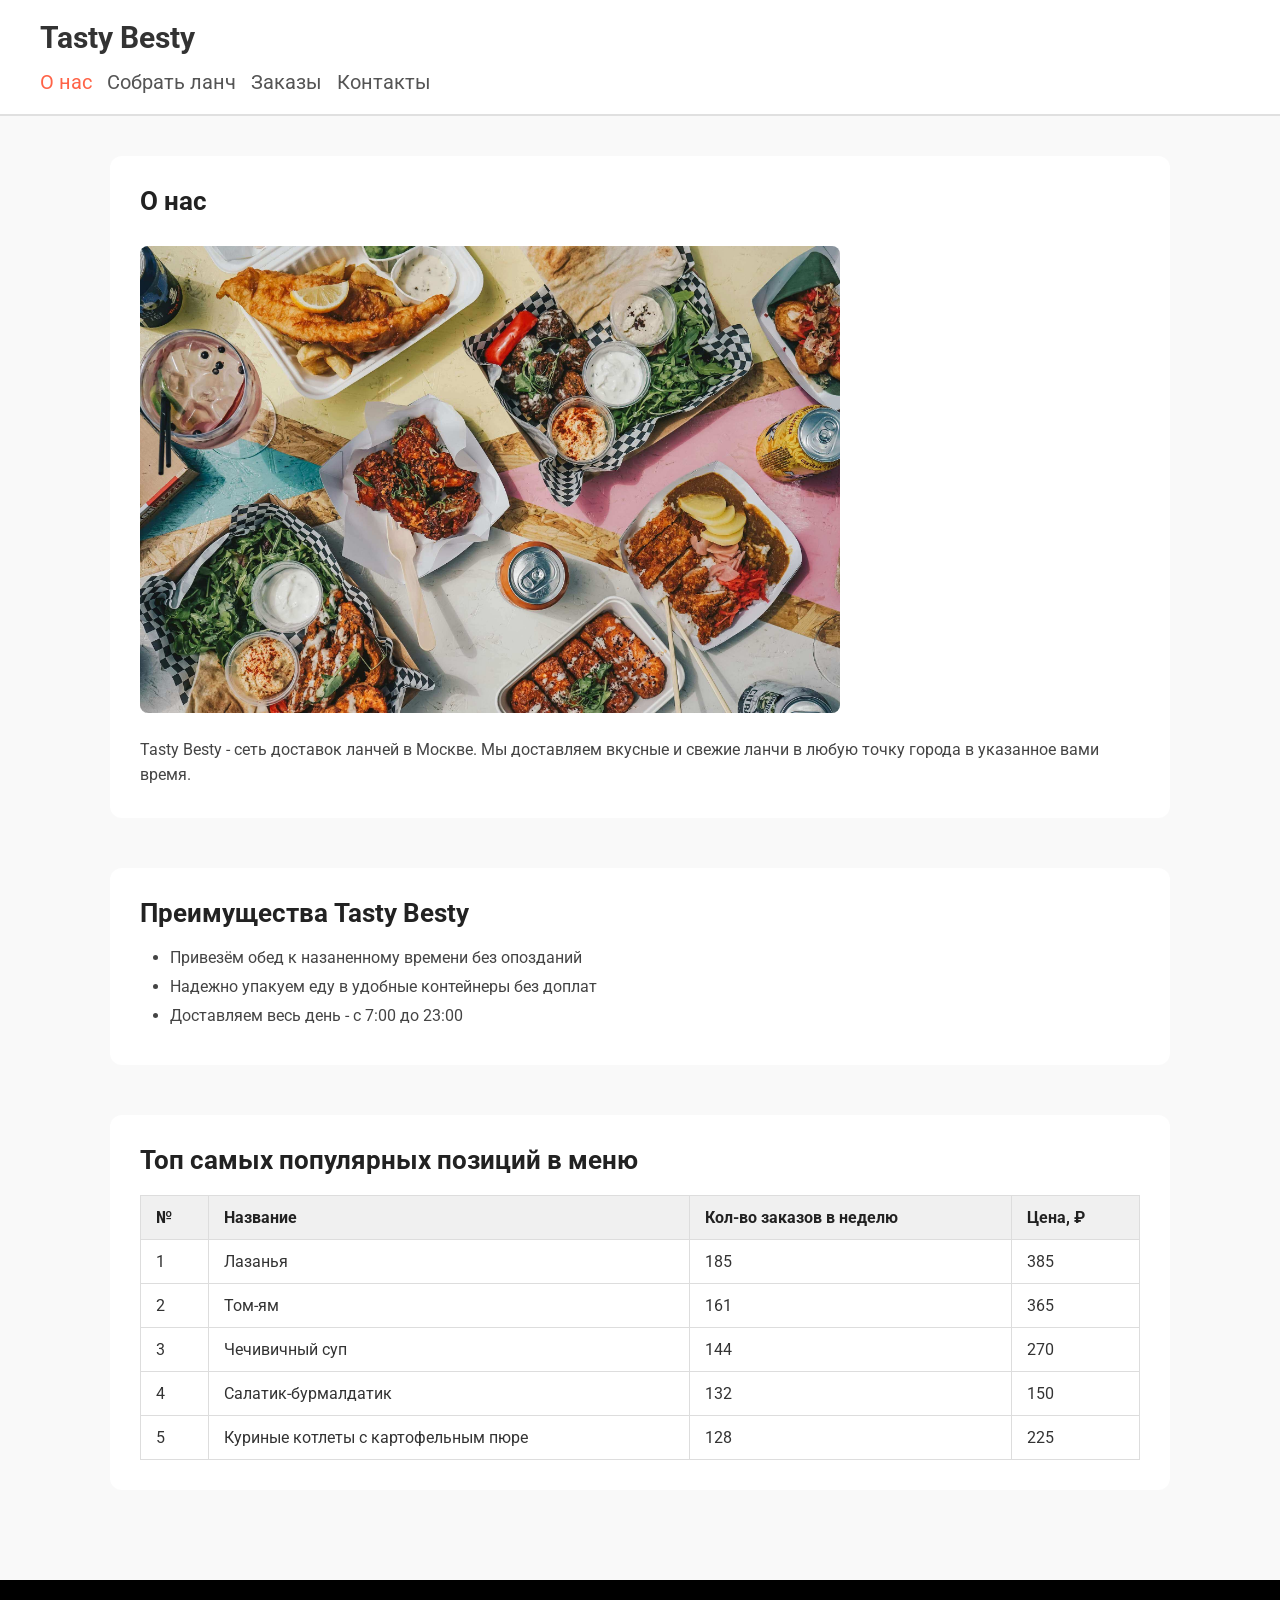
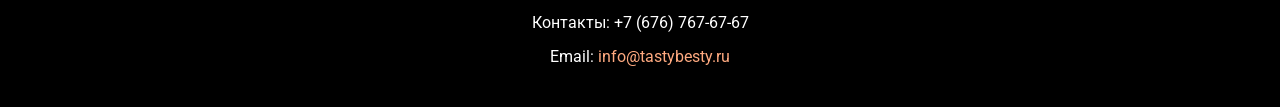
<file: index.html>
<!DOCTYPE html>
<html lang="en">
<head>
    <meta charset="UTF-8">
    <meta name="viewport" content="width=device-width, initial-scale=1.0">
    <title>Tasty Besty - Главная</title>
    <link rel="preconnect" href="https://fonts.googleapis.com">
    <link rel="preconnect" href="https://fonts.gstatic.com" crossorigin>
    <link href="https://fonts.googleapis.com/css2?family=Roboto:ital,wght@0,100..900;1,100..900&display=swap" rel="stylesheet">
    <link rel="stylesheet" href="style.css">
</head>
<body>

    <header>

        <div class = "header-top">
        <h1><a href = "index.html"> Tasty Besty</a></h1>
        </div>

        <div class="header-bottom">
            <nav>
                <a href = "index.html" id = "active">О нас</a>
                <a href = "lunch.html">Собрать ланч</a>
                <a href = "#">Заказы</a>
                <a href = "#footer">Контакты</a>
            </nav>
        </div>

    </header>

    <main>

        <section>
            <h2>О нас</h2>
            <img src = "images/lunch.jpg" alt="Вкуснейший ланч">
            <p>Tasty Besty - сеть доставок ланчей в Москве. 
            Мы доставляем вкусные и свежие ланчи в любую 
            точку города в указанное вами время.
            </p>
        </section>

        <section>
            <h2>Преимущества Tasty Besty</h2>
            <ul>
                <li>Привезём обед к назаненному времени без опозданий</li>
                <li>Надежно упакуем еду в удобные контейнеры без доплат</li>
                <li>Доставляем весь день - с 7:00 до 23:00</li>
            </ul>
        </section>

        <section>
            <h2> Топ самых популярных позиций в меню</h2>
            <table>
                <tr>
                    <th>№</th>
                    <th>Название</th>
                    <th>Кол-во заказов в неделю</th>
                    <th>Цена, ₽</th>
                </tr>

                <tr>
                    <td>1</td>
                    <td>Лазанья</td>
                    <td>185</td>
                    <td>385</td>
                </tr>

                <tr>
                    <td>2</td>
                    <td>Том-ям</td>
                    <td>161</td>
                    <td>365</td>
                </tr>

                <tr>
                    <td>3</td>
                    <td>Чечивичный суп</td>
                    <td>144</td>
                    <td>270</td>
                </tr>

                <tr>
                    <td>4</td>
                    <td>Салатик-бурмалдатик</td>
                    <td>132</td>
                    <td>150</td>
                </tr>

                <tr>
                    <td>5</td>
                    <td>Куриные котлеты с картофельным пюре</td>
                    <td>128</td>
                    <td>225</td>
                </tr>
            </table>
        </section>

    </main>

    <footer id = "footer">
        <p>Контакты: +7 (676) 767-67-67</p>
        <p>Email: <a href="mailto:info@tastybesty.ru">info@tastybesty.ru</a></p>
    </footer>

</body>
</html>
</file>
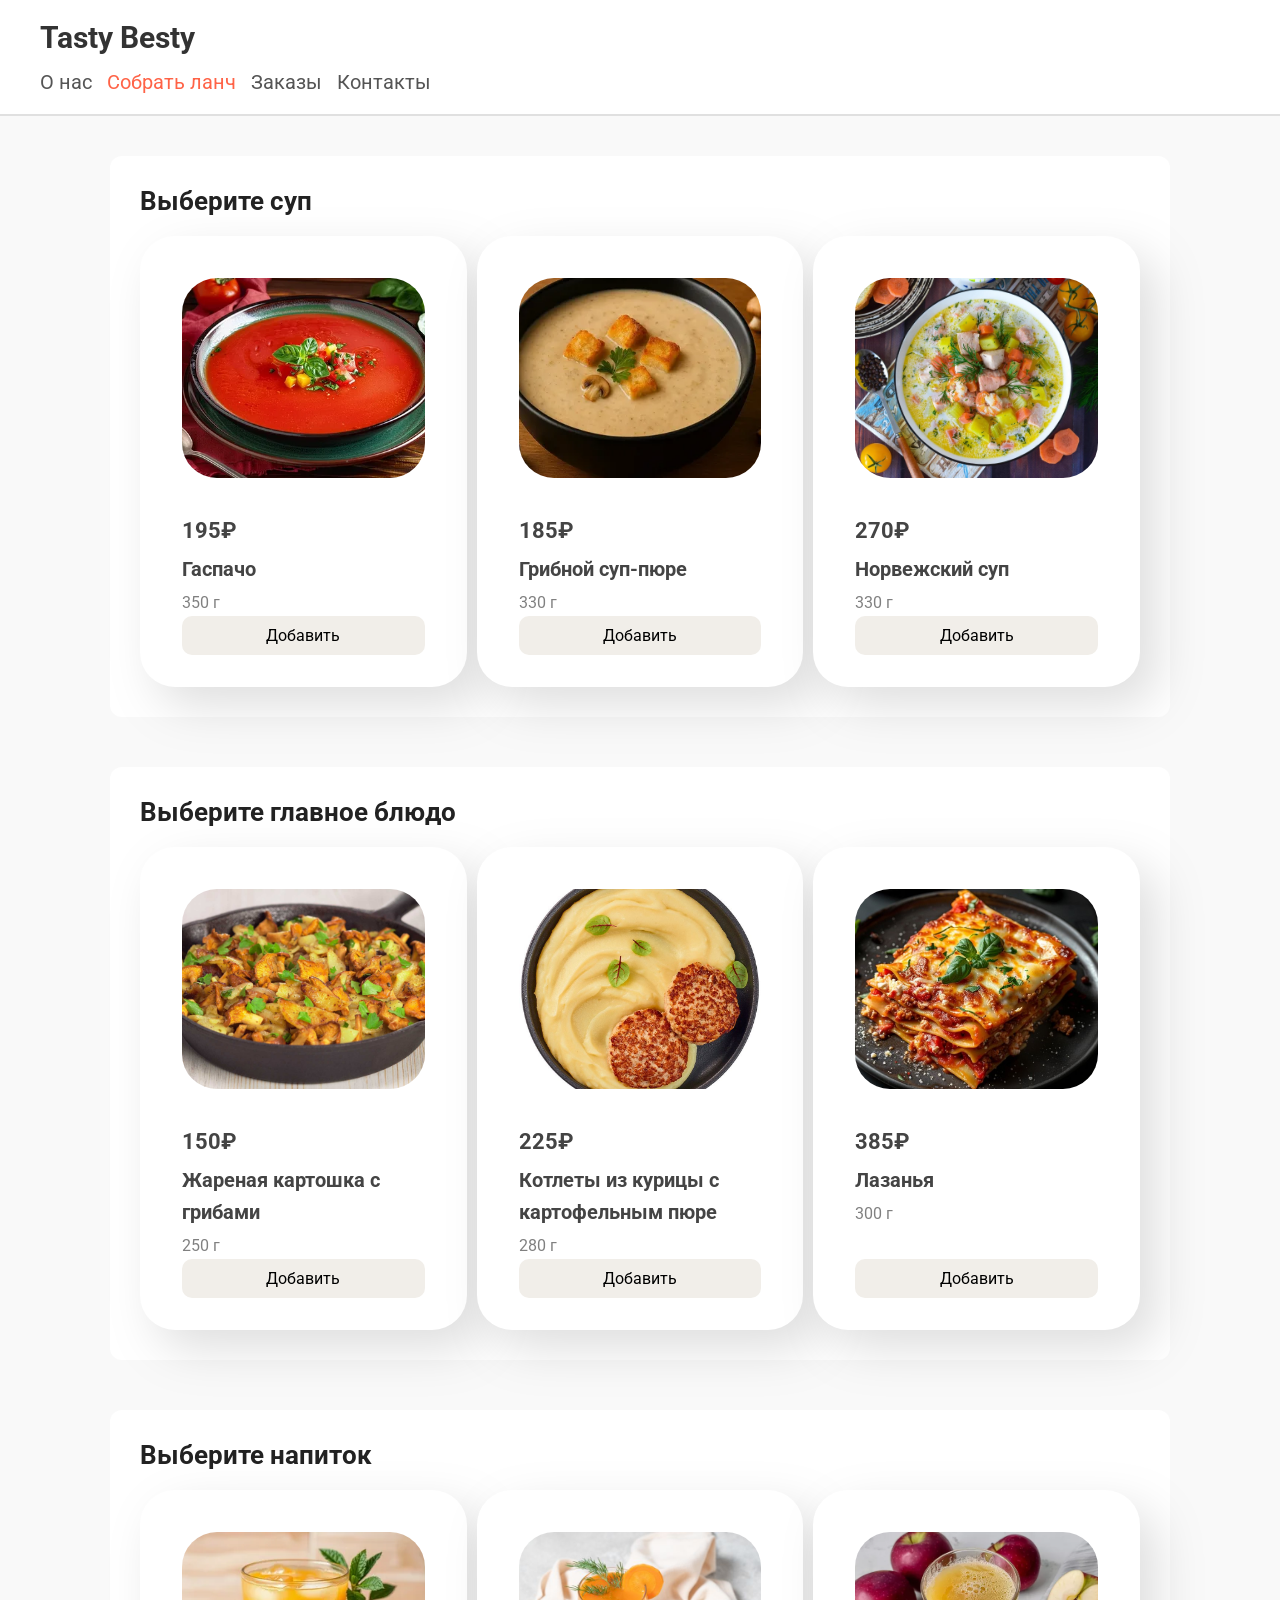
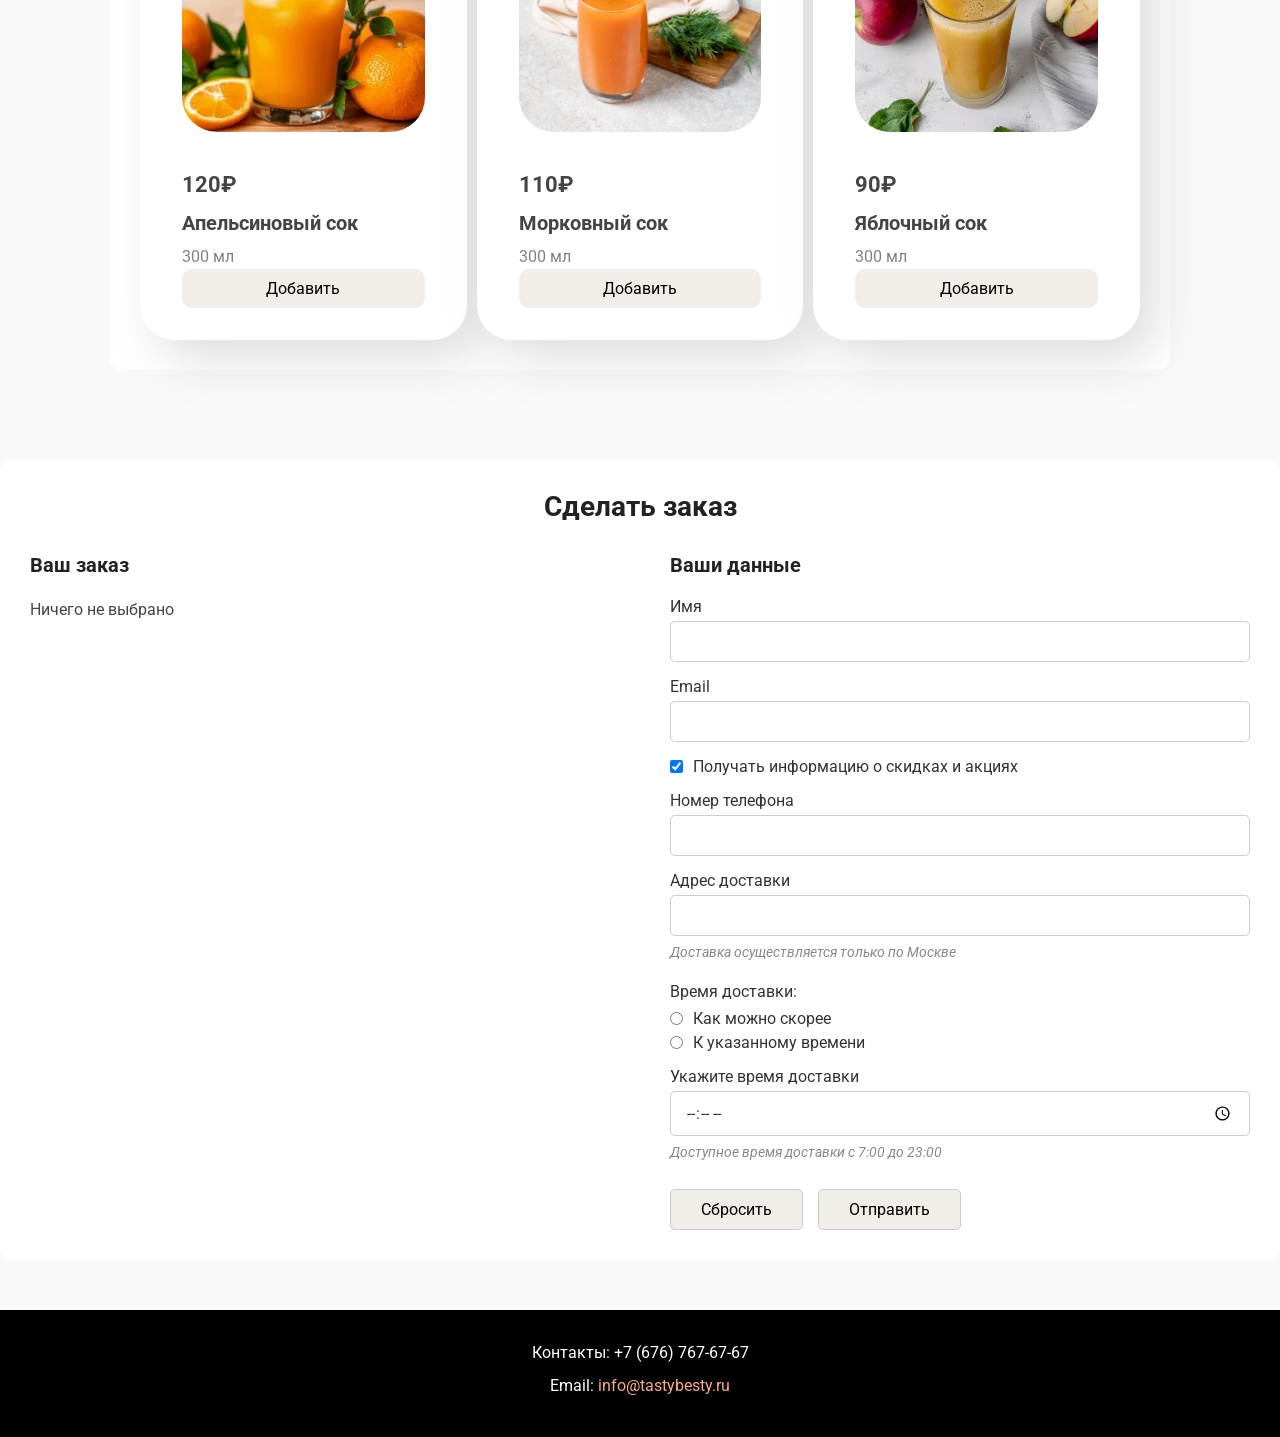
<file: lunch.html>
<!DOCTYPE html>
<html lang="ru">
<head>
    <meta charset="UTF-8">
    <meta name="viewport" content="width=device-width, initial-scale=1.0">
    <title>Tasty Besty - Собрать ланч</title>
    <link rel="preconnect" href="https://fonts.googleapis.com">
    <link rel="preconnect" href="https://fonts.gstatic.com" crossorigin>
    <link href="https://fonts.googleapis.com/css2?family=Roboto:ital,wght@0,100..900;1,100..900&display=swap" rel="stylesheet">
    <link rel="stylesheet" href="style.css">
    <link rel="stylesheet" href="lunch.css">
</head>
<body>

    <header>
        <div class="header-top">
            <h1><a href="index.html">Tasty Besty</a></h1>
        </div>
        <div class="header-bottom">
            <nav>
                <a href="index.html">О нас</a>
                <a href="lunch.html" id="active">Собрать ланч</a>
                <a href="#">Заказы</a>
                <a href="#footer">Контакты</a>
            </nav>
        </div>
    </header>

    <main>

        <section>
            <h2>Выберите суп</h2>
            <div class="dishes" data-category="soup"></div>
        </section>

        <section>
            <h2>Выберите главное блюдо</h2>
            <div class="dishes" data-category="main"></div>
        </section>

        <section>
            <h2>Выберите напиток</h2>
            <div class="dishes" data-category="drink"></div>
        </section>

    </main>
<!--Лаб3-->
    <section class="order-section">
    <h2>Сделать заказ</h2>
    <form action="https://httpbin.org/post" method="POST">
        
        <div class="form-columns">
            
            <!-- ЛЕВАЯ КОЛОНКА: Заказ -->
            <div class="form-column">
                <h3>Ваш заказ</h3>

                <div id="order-list">
                    <p id="order-empty">Ничего не выбрано</p>
                </div>

                <div id="order-total" class="hidden">
                    <p>Стоимость заказа: <span id="total-price">0</span>₽</p>
                </div>
                <input type="hidden" name="total" id="total-input" value="0">
            </div>
            
            <!-- ПРАВАЯ КОЛОНКА: Данные клиента -->
            <div class="form-column">
                <h3>Ваши данные</h3>
                
                <label for="name">Имя</label>
                <input type="text" id="name" name="name" required>
                
                <label for="email">Email</label>
                <input type="email" id="email" name="email" required>
                
                <div class="checkbox-row">
                    <input type="checkbox" id="subscribe" name="subscribe" checked>
                    <label for="subscribe">Получать информацию о скидках и акциях</label>
                </div>
                
                <label for="phone">Номер телефона</label>
                <input type="tel" id="phone" name="phone" required>
                
                <label for="address">Адрес доставки</label>
                <input type="text" id="address" name="address" required>
                <p class="hint">Доставка осуществляется только по Москве</p>
                
                <p class="radio-title">Время доставки:</p>
                
                <div class="radio-row">
                    <input type="radio" id="asap" name="delivery_time" value="asap" required>
                    <label for="asap">Как можно скорее</label>
                </div>
                
                <div class="radio-row">
                    <input type="radio" id="exact" name="delivery_time" value="exact" required>
                    <label for="exact">К указанному времени</label>
                </div>
                
                <label for="time">Укажите время доставки</label>
                <input type="time" id="time" name="time" min="07:00" max="23:00" step="300">
                <p class="hint">Доступное время доставки с 7:00 до 23:00</p>
                
                <div class="buttons-row">
                    <button type="reset">Сбросить</button>
                    <button type="submit">Отправить</button>
                </div>
            </div>
            
        </div>
        
    </form>
</section>
<!--Лаб3-->
  <footer id = "footer">
        <p>Контакты: +7 (676) 767-67-67</p>
        <p>Email: <a href="mailto:info@tastybesty.ru">info@tastybesty.ru</a></p>
    </footer>

    <script src="dishes.js"></script>
    <script src="render.js"></script>
    <script src="order.js"></script>
</body>
</html>
</file>
<file: style.css>
* {
    margin: 0;
    padding: 0;
    box-sizing: border-box;
    font-family: 'Roboto', sans-serif;
}
body {
    background-color: #f9f9f9;
}
header {
    background-color: white;
    padding: 20px 40px;
    border-bottom: 2px solid #e0e0e0;
}

.header-top {
    display: flex;                          
    align-items: center;
    margin-bottom: 15px;
}

.header-bottom {
    display: flex;                         
    align-items: center;
}

h1 {
    font-size: 30px;
    font-weight: 700;
}

h1 a {
    text-decoration: none;
    color: #333333;
}

nav {
    display: flex;
    gap: 15px;
    flex-wrap: wrap;
}

nav a {
    text-decoration: none;
    font-size: 20px;
    color: #555;
}

nav a:hover {
    color: #ff6b35;
}

nav a#active {
    color: tomato;
}

main {
    max-width: 1100px;
    margin: 40px auto;
    padding: 0 20px;
    flex: 1;                                
}

section {
    margin-bottom: 50px;
    background: #fff;
    padding: 30px;
    border-radius: 12px;
}

h2 {
    font-size: 26px;
    font-weight: 700;
    color: #222;
    margin-bottom: 20px;
}

p {
    font-size: 16px;
    color: #444;
    line-height: 1.6;
}

img {
    width: 100%;
    max-width: 700px;
    height: auto;
    border-radius: 8px;
    margin: 10px 0 20px 0;
}

ul {
    padding-left: 30px;
}

ul li {
    font-size: 16px;
    color: #444;
    margin-bottom: 10px;
}

table {
    width: 100%;
    border-collapse: collapse;
    margin-top: 10px;
}

th {
    background-color: #f0f0f0;
    font-weight: 700;
    padding: 12px 15px;
    text-align: left;
    border: 1px solid #ddd;
    color: #222;
}

td {
    padding: 12px 15px;
    border: 1px solid #ddd;
    text-align: left;
    color: #333;
}

footer {
    background-color: black;
    color: white;
    padding: 30px 40px;
    text-align: center;
}

footer p {
    color: white;
    font-size: 16px;
    margin-bottom: 8px;
}

footer a {
    color: #ffaa80;
    text-decoration: none;
}

footer a:hover {
    text-decoration: underline;
}

html, body {
    height: 100%;
}

body {
    display: flex;
    flex-direction: column;
    min-height: 100vh;
}

/* 2 лаба */

@media (max-width: 800px) {
    img {
        width: 500px;
    }
    
    nav {
        justify-content: space-between;
    }
    
    h1 {
        text-align: center;
    }
}

@media (max-width: 600px) {
    nav {
        flex-direction: column;
        align-items: center;
    }
    
    nav a {
        font-size: 24px;
    }
    
    h1 {
        text-align: center;
    }
    
    img {
        width: 100%;
    }
}

@media (max-width: 400px) {
    table {
        font-size: 12px;
    }
}
</file>
<file: lunch.css>
section > div {
    display: grid;
    grid-template-columns: 1fr 1fr 1fr;
    gap: 10px;
}

.dish {
    display: flex;
    flex-direction: column;
    padding: 30px 40px;
    border-radius: 35px;
    cursor: pointer;
    filter: drop-shadow(17px 19px 24px rgba(0, 0, 0, 0.13));
    background-color: white;
    border: 2px solid transparent;
}

.dish:hover {
    border: 2px solid tomato;
}

.dish:hover button {
    background-color: tomato;
    color: white;
}

.dish img {
    width: 100%;
    height: 200px;         
    object-fit: cover;       
    border-radius: 35px;
}

.dish .price {
    font-size: 22px;
    font-weight: 700;
    margin-top: 15px;
}

.dish .name {
    font-size: 20px;
    font-weight: 700;
    margin-top: 5px;
}

.dish .weight {
    font-size: 16px;
    color: gray;
    margin-top: 5px;
}

.dish button {
    margin-top: auto;
    background-color: #f1eee9;
    padding: 10px 30px;
    border-radius: 10px;
    cursor: pointer;
    border: none;
    font-size: 16px;
    font-family: 'Roboto', sans-serif;
    transition: background-color 0.3s, color 0.3s;
}


/* ≤800px */
@media (max-width: 800px) {
    section > div {
        grid-template-columns: 1fr 1fr;
    }
    
    nav {
        justify-content: space-between;
    }
    
    h1 {
        text-align: center;
    }
}

/* ≤600px */
@media (max-width: 600px) {
    section > div {
        grid-template-columns: 1fr;
    }
    
    nav {
        flex-direction: column;
        align-items: center;
    }
    
    nav a {
        font-size: 24px;
    }
    
    section > h2 {
        text-align: center;
    }
}

/* Лаб3 */

.order-section {
    margin-bottom: 50px;
    background: #fff;
    padding: 30px;
    border-radius: 12px;
}

.order-section h2 {
    text-align: center;
    font-size: 28px;
    font-weight: 700;
    margin-bottom: 30px;
    color: #222;
}

.form-columns {
    display: grid;
    grid-template-columns: 1fr 1fr;
    gap: 60px;
}

.form-column h3 {
    font-size: 20px;
    font-weight: 700;
    margin-bottom: 20px;
    color: #222;
}

.form-column label {
    display: block;
    font-size: 16px;
    color: #333;
    margin-bottom: 5px;
    margin-top: 15px;
}

.form-column input[type="text"],
.form-column input[type="email"],
.form-column input[type="tel"],
.form-column input[type="time"],
.form-column select,
.form-column textarea {
    width: 100%;
    padding: 10px 15px;
    font-size: 16px;
    font-family: 'Roboto', sans-serif;
    border: 1px solid #ccc;
    border-radius: 5px;
    background-color: #fff;
    color: #333;
}

.form-column textarea {
    resize: vertical;
    min-height: 120px;
}

.checkbox-row {
    display: flex;
    align-items: center;
    gap: 10px;
    margin-top: 15px;
}

.checkbox-row label {
    margin: 0;
    font-size: 16px;
}

.radio-title {
    font-size: 16px;
    color: #333;
    margin-top: 15px;
    margin-bottom: 5px;
}

.radio-row {
    display: flex;
    align-items: center;
    gap: 10px;
    margin-bottom: 5px;
}

.radio-row label {
    margin: 0;
    font-size: 16px;
}

.hint {
    font-size: 14px;
    color: #888;
    font-style: italic;
    margin-top: 5px;
}

.buttons-row {
    display: flex;
    gap: 15px;
    margin-top: 25px;
}

.buttons-row button {
    padding: 10px 30px;
    font-size: 16px;
    font-family: 'Roboto', sans-serif;
    border: 1px solid #ccc;
    border-radius: 5px;
    background-color: #f1eee9;
    cursor: pointer;
    transition: background-color 0.3s;
}

.buttons-row button:hover {
    background-color: #e0dcd5;
}

.buttons-row button[type="submit"] {
    background-color: #f1eee9;
}

/* Адаптив для формы */
@media (max-width: 800px) {
    .form-columns {
        grid-template-columns: 1fr;
        gap: 30px;
    }
}

/* Скрытый блок */
.hidden {
    display: none;
}

/* Блок "Ваш заказ" */
#order-list {
    margin-bottom: 20px;
}

.order-item {
    margin-bottom: 15px;
}

.order-category {
    font-size: 14px;
    color: #888;
    margin-bottom: 3px;
}

.order-name {
    font-size: 16px;
    color: #333;
}

.order-empty-text {
    font-size: 16px;
    color: #aaa;
    font-style: italic;
}

#order-total {
    padding-top: 15px;
    border-top: 1px solid #ddd;
    font-size: 18px;
    font-weight: 700;
}
</file>
